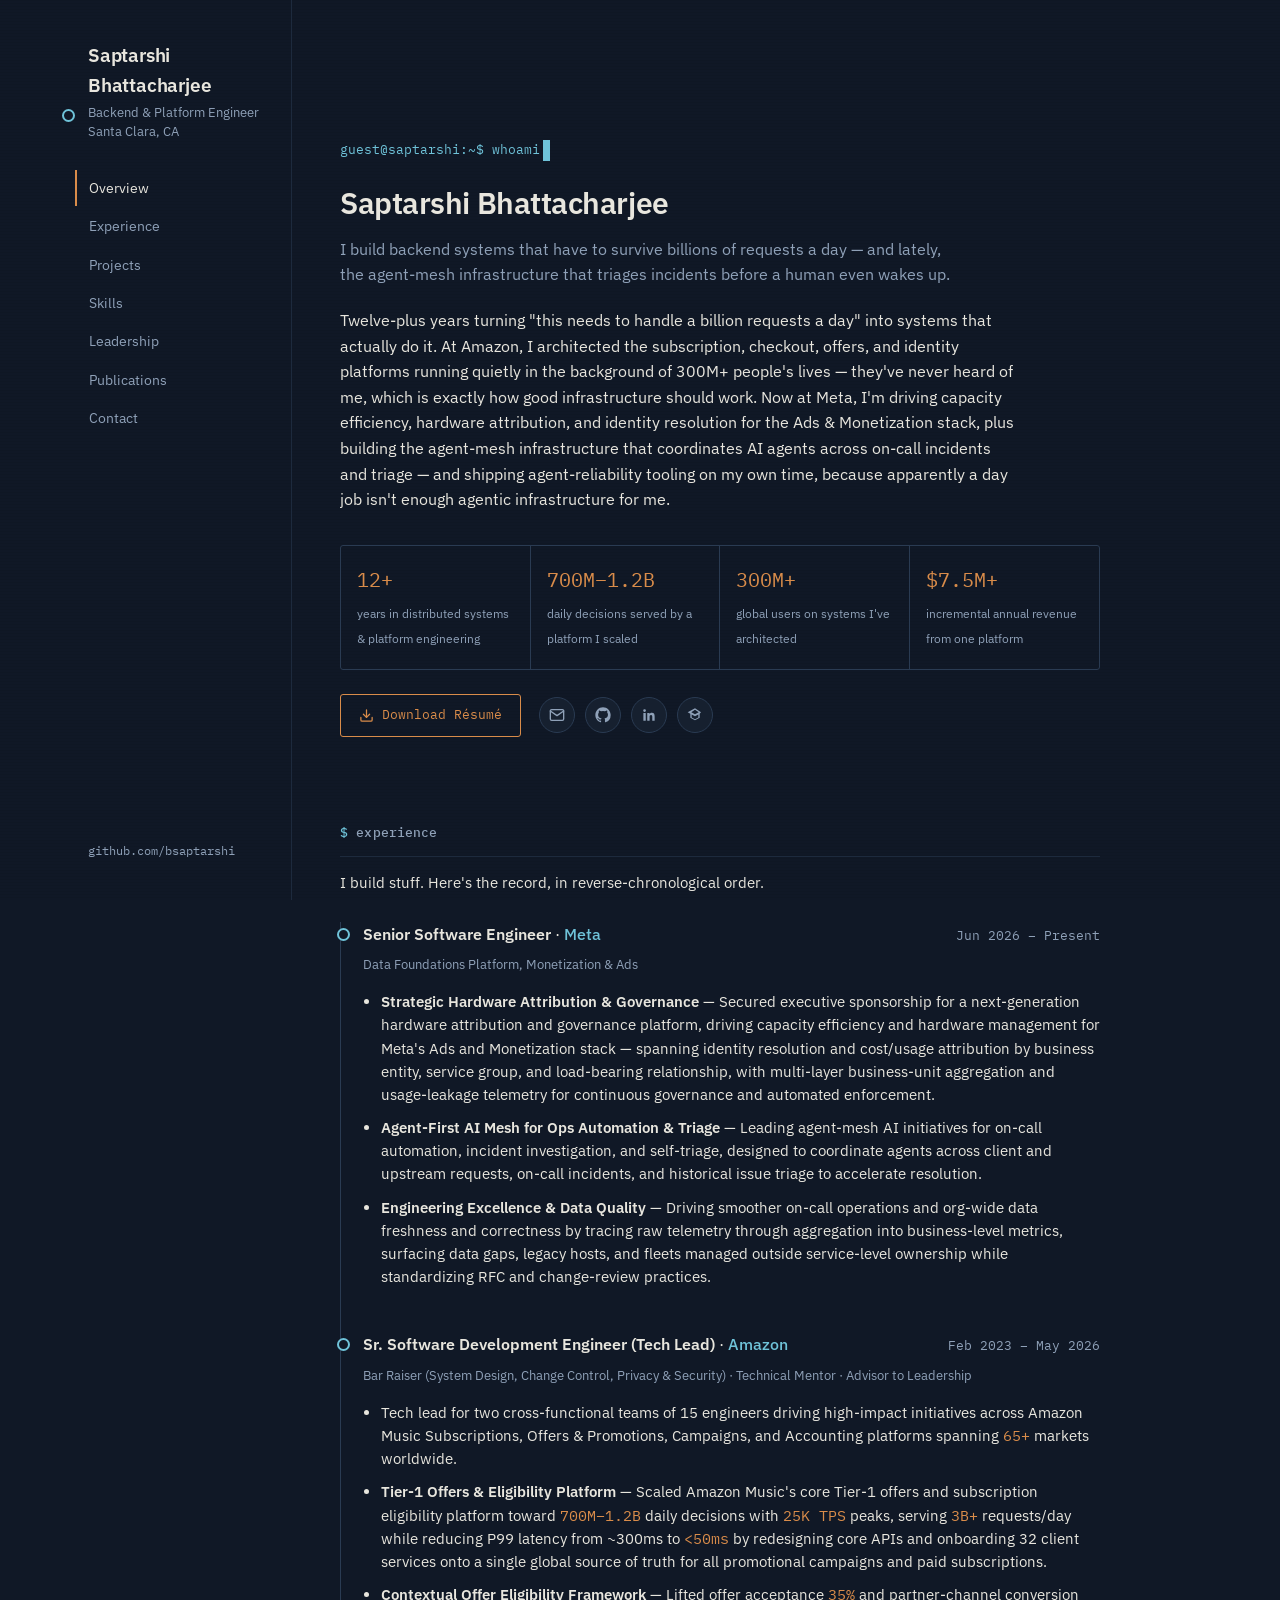
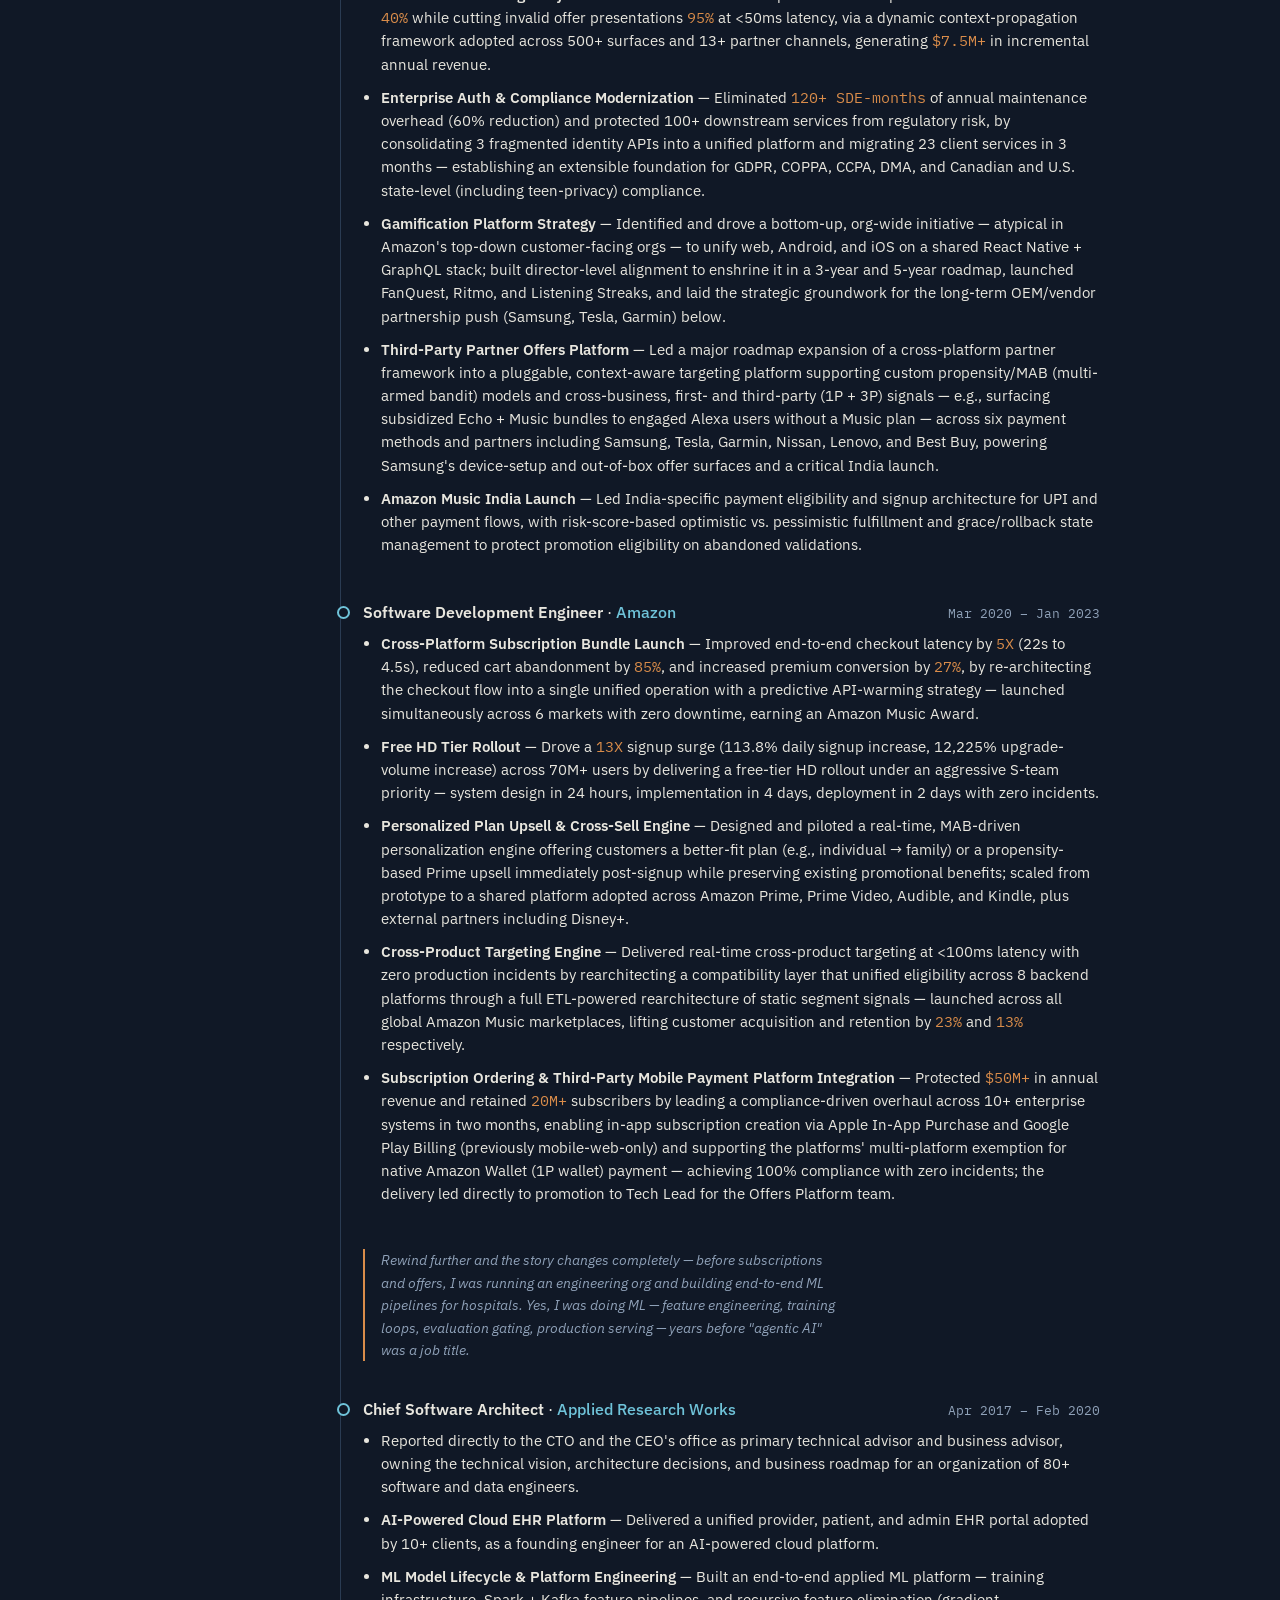
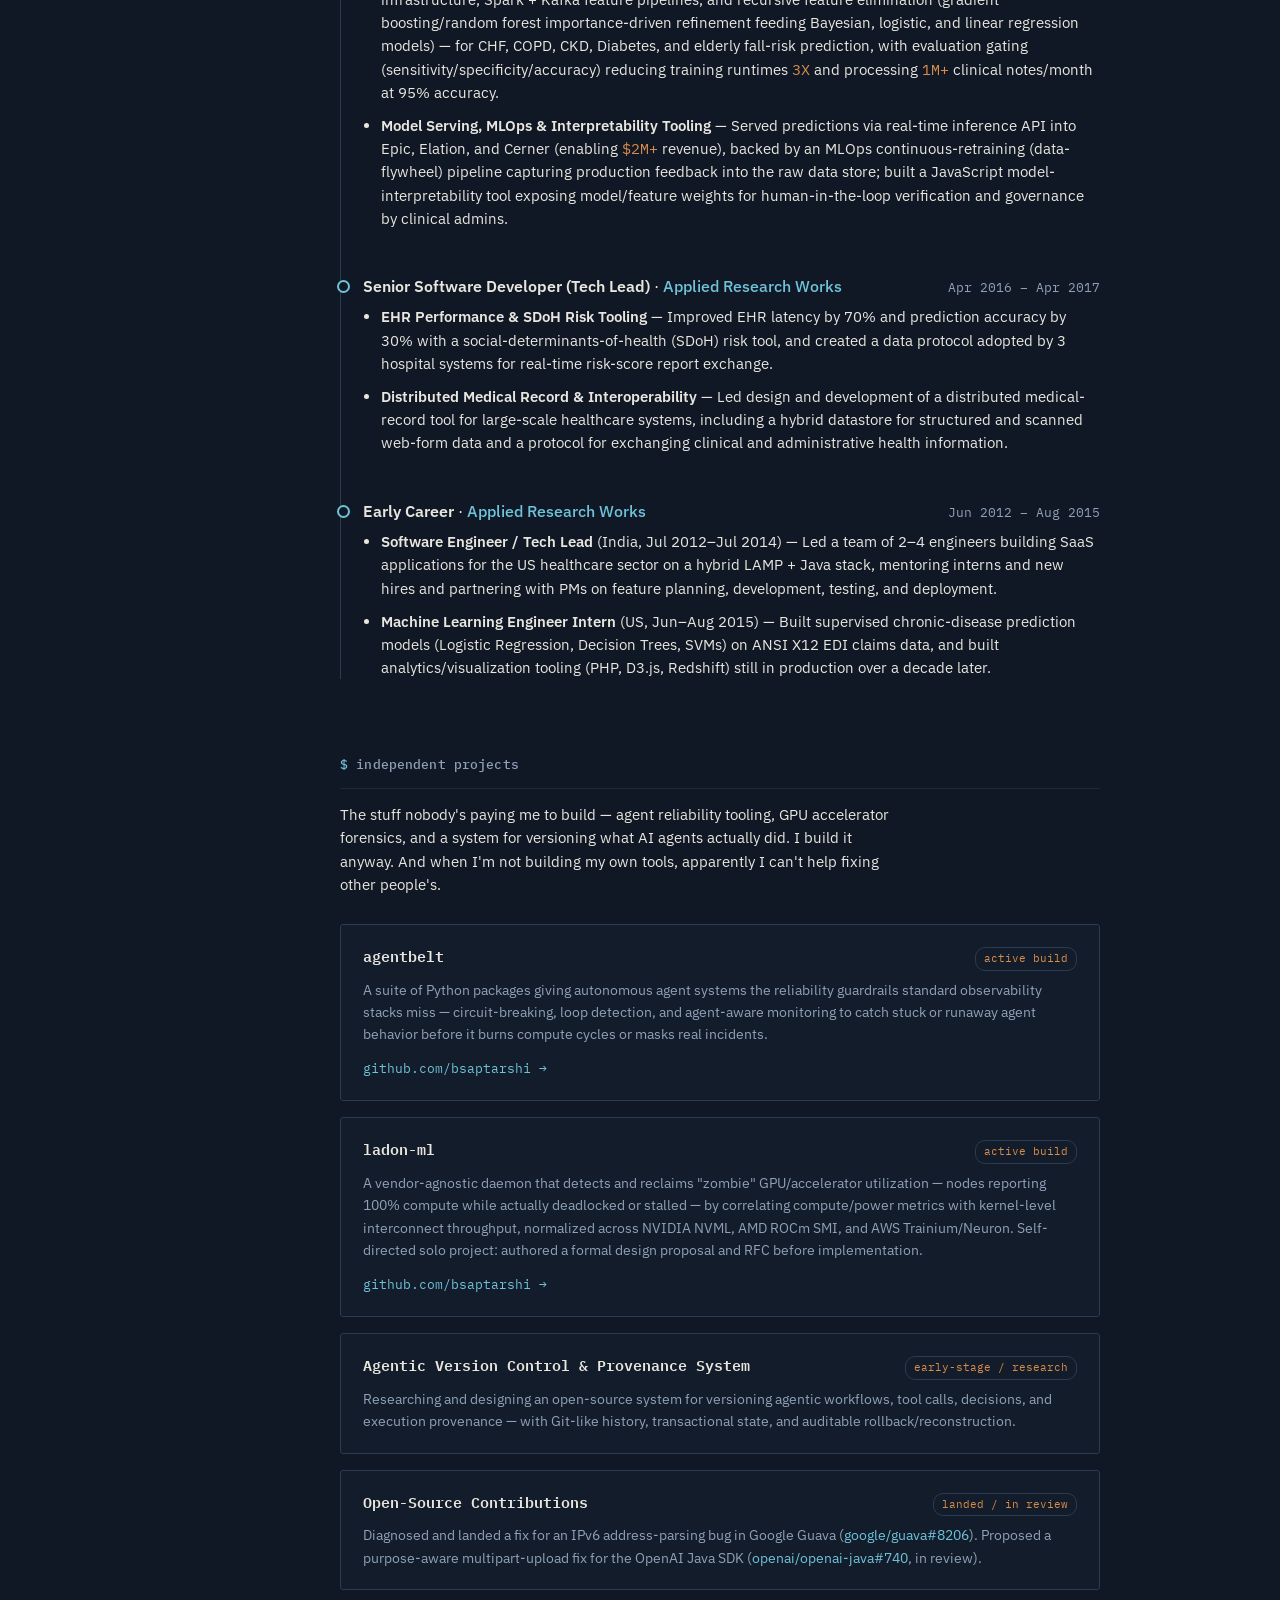
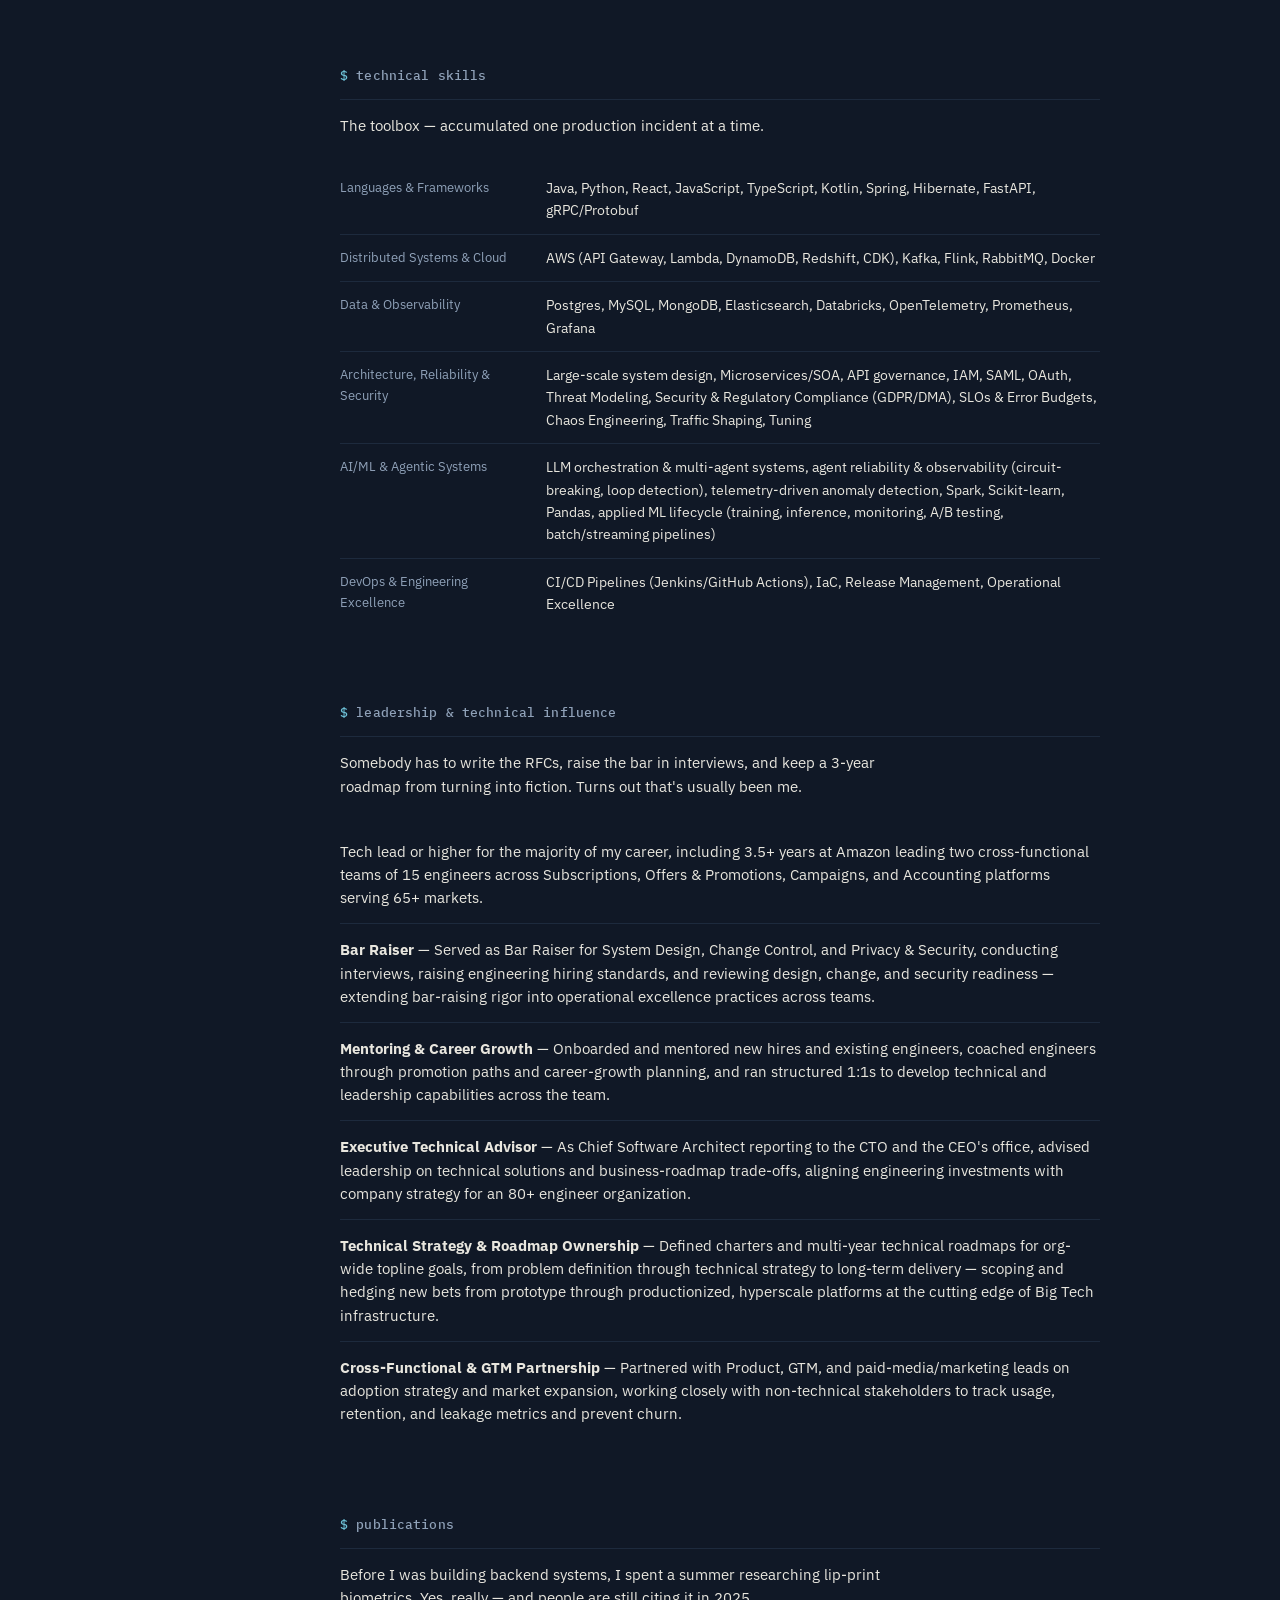
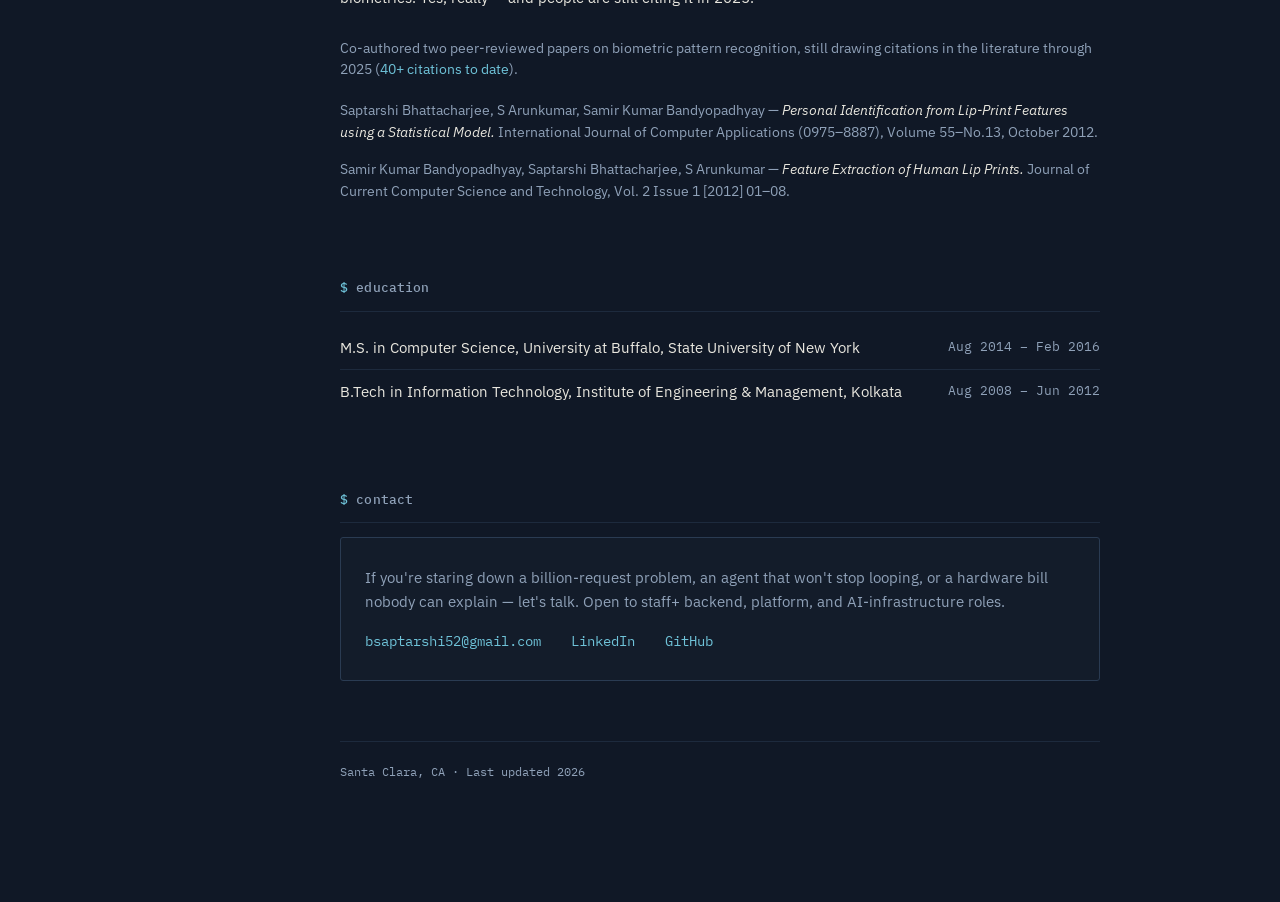
<file: index.html>
<!doctype html>
<html lang="en">
<head>
<meta charset="UTF-8">
<meta name="viewport" content="width=device-width, initial-scale=1">
<title>Saptarshi Bhattacharjee — Backend & Platform Engineer</title>
<meta name="description" content="Backend & Platform Engineer, 12+ years building billion-request distributed systems at Meta and Amazon. Currently working on capacity attribution, hardware efficiency, and agentic AI infrastructure.">

<meta property="og:type" content="website">
<meta property="og:title" content="Saptarshi Bhattacharjee — Backend & Platform Engineer">
<meta property="og:description" content="12+ years building billion-request distributed systems at Meta and Amazon. Currently working on capacity attribution, hardware efficiency, and agentic AI infrastructure.">
<meta property="og:url" content="https://bsaptarshi.github.io/">
<meta property="og:image" content="https://bsaptarshi.github.io/preview.png">
<meta name="twitter:card" content="summary_large_image">
<meta name="twitter:title" content="Saptarshi Bhattacharjee — Backend & Platform Engineer">
<meta name="twitter:description" content="12+ years building billion-request distributed systems at Meta and Amazon. Currently working on capacity attribution, hardware efficiency, and agentic AI infrastructure.">
<meta name="twitter:image" content="https://bsaptarshi.github.io/preview.png">

<link rel="icon" type="image/svg+xml" href="favicon.svg">

<link rel="preconnect" href="https://fonts.googleapis.com">
<link rel="preconnect" href="https://fonts.gstatic.com" crossorigin>
<link href="https://fonts.googleapis.com/css2?family=IBM+Plex+Mono:wght@400;500;600&family=IBM+Plex+Sans:wght@400;500;600;700&display=swap" rel="stylesheet">
<link rel="stylesheet" href="style.css">
</head>
<body>
<div class="scanlines" aria-hidden="true"></div>

<div class="mobile-topbar">
  <span class="name">Saptarshi B.</span>
  <nav>
    <a href="#experience">Experience</a>
    <a href="#projects">Projects</a>
    <a href="#skills">Skills</a>
    <a href="#contact">Contact</a>
  </nav>
</div>

<div class="shell">
  <aside class="sidebar">
    <div class="sidebar-top">
      <p class="name">Saptarshi Bhattacharjee</p>
      <p class="role">Backend &amp; Platform Engineer<br>Santa Clara, CA</p>
      <nav class="nav" id="nav">
        <a href="#overview">Overview</a>
        <a href="#experience">Experience</a>
        <a href="#projects">Projects</a>
        <a href="#skills">Skills</a>
        <a href="#leadership">Leadership</a>
        <a href="#publications">Publications</a>
        <a href="#contact">Contact</a>
      </nav>
    </div>
    <div class="sidebar-bottom">
      github.com/bsaptarshi
    </div>
  </aside>

  <main class="main">
    <div class="content-col">

      <section id="overview" class="hero">
        <p class="boot-line">guest@saptarshi:~$ whoami<span class="cursor">&nbsp;</span></p>
        <h1>Saptarshi Bhattacharjee</h1>
        <p class="tagline">I build backend systems that have to survive billions of requests a day — and lately, the agent-mesh infrastructure that triages incidents before a human even wakes up.</p>
        <p class="mission">
          Twelve-plus years turning "this needs to handle a billion requests a day" into systems that
          actually do it. At Amazon, I architected the subscription, checkout, offers, and identity
          platforms running quietly in the background of 300M+ people's lives — they've never heard of
          me, which is exactly how good infrastructure should work. Now at Meta, I'm driving capacity
          efficiency, hardware attribution, and identity resolution for the Ads &amp; Monetization stack,
          plus building the agent-mesh infrastructure that coordinates AI agents across on-call incidents
          and triage — and shipping agent-reliability tooling on my own time, because apparently a day
          job isn't enough agentic infrastructure for me.
        </p>

        <div class="stat-row">
          <div class="stat">
            <span class="num">12+</span>
            <span class="label">years in distributed systems &amp; platform engineering</span>
          </div>
          <div class="stat">
            <span class="num">700M–1.2B</span>
            <span class="label">daily decisions served by a platform I scaled</span>
          </div>
          <div class="stat">
            <span class="num">300M+</span>
            <span class="label">global users on systems I've architected</span>
          </div>
          <div class="stat">
            <span class="num">$7.5M+</span>
            <span class="label">incremental annual revenue from one platform</span>
          </div>
        </div>

        <div class="cta-row">
          <a class="btn-resume" href="Saptarshi_Bhattacharjee_Resume.pdf" target="_blank" rel="noopener" download>
            <svg viewBox="0 0 24 24" fill="none" stroke="currentColor" stroke-width="2" stroke-linecap="round" stroke-linejoin="round" width="15" height="15"><path d="M21 15v4a2 2 0 0 1-2 2H5a2 2 0 0 1-2-2v-4"></path><polyline points="7 10 12 15 17 10"></polyline><line x1="12" y1="15" x2="12" y2="3"></line></svg>
            Download Résumé
          </a>
          <div class="social-row">
            <a href="mailto:bsaptarshi52@gmail.com" aria-label="Email" title="Email">
              <svg viewBox="0 0 24 24" fill="none" stroke="currentColor" stroke-width="2" stroke-linecap="round" stroke-linejoin="round"><path d="M4 4h16c1.1 0 2 .9 2 2v12c0 1.1-.9 2-2 2H4c-1.1 0-2-.9-2-2V6c0-1.1.9-2 2-2z"></path><polyline points="22,6 12,13 2,6"></polyline></svg>
            </a>
            <a href="https://github.com/bsaptarshi" target="_blank" rel="noopener" aria-label="GitHub" title="GitHub">
              <svg viewBox="0 0 24 24" fill="currentColor"><path d="M12 .5C5.73.5.5 5.73.5 12c0 5.08 3.29 9.39 7.86 10.91.58.1.79-.25.79-.56 0-.28-.01-1.02-.02-2-3.2.7-3.88-1.54-3.88-1.54-.53-1.34-1.29-1.7-1.29-1.7-1.05-.72.08-.71.08-.71 1.17.08 1.78 1.2 1.78 1.2 1.03 1.77 2.71 1.26 3.37.96.1-.75.4-1.26.73-1.55-2.55-.29-5.23-1.28-5.23-5.7 0-1.26.45-2.29 1.19-3.1-.12-.29-.52-1.46.11-3.05 0 0 .97-.31 3.18 1.18a11 11 0 0 1 5.79 0c2.2-1.49 3.17-1.18 3.17-1.18.64 1.59.24 2.76.12 3.05.74.81 1.18 1.84 1.18 3.1 0 4.43-2.69 5.41-5.25 5.69.41.36.78 1.08.78 2.17 0 1.57-.01 2.83-.01 3.22 0 .32.21.67.8.56A11.5 11.5 0 0 0 23.5 12C23.5 5.73 18.27.5 12 .5z"></path></svg>
            </a>
            <a href="https://linkedin.com/in/bsaptarshi" target="_blank" rel="noopener" aria-label="LinkedIn" title="LinkedIn">
              <svg viewBox="0 0 24 24" fill="currentColor"><path d="M20.45 20.45h-3.55v-5.57c0-1.33-.02-3.03-1.85-3.03-1.85 0-2.14 1.45-2.14 2.94v5.66H9.36V9h3.41v1.56h.05c.48-.9 1.64-1.85 3.38-1.85 3.6 0 4.27 2.37 4.27 5.46v6.28zM5.34 7.43a2.06 2.06 0 1 1 0-4.12 2.06 2.06 0 0 1 0 4.12zM7.12 20.45H3.56V9h3.56v11.45z"></path></svg>
            </a>
            <a href="https://scholar.google.com/citations?user=nV_PZyQAAAAJ&hl=en" target="_blank" rel="noopener" aria-label="Google Scholar" title="Google Scholar">
              <svg viewBox="0 0 24 24" fill="currentColor"><path d="M12 2L1 8l4 2.18v6L12 20l7-3.82v-6L21 8 12 2zm0 2.24L17.53 8 12 10.94 6.47 8 12 4.24zM7 11.09l5 2.73v4.68l-5-2.73v-4.68zm10 4.68l-5 2.73v-4.68l5-2.73v4.68z"></path></svg>
            </a>
          </div>
        </div>
      </section>

      <section id="experience">
        <h2>Experience</h2>
        <p class="section-intro">I build stuff. Here's the record, in reverse-chronological order.</p>
        <div class="timeline">

          <div class="role">
            <div class="role-head">
              <div><span class="role-title">Senior Software Engineer</span> · <span class="role-org">Meta</span></div>
              <div class="role-dates">Jun 2026 – Present</div>
            </div>
            <p class="role-sub">Data Foundations Platform, Monetization &amp; Ads</p>
            <ul>
              <li><b>Strategic Hardware Attribution &amp; Governance</b> — Secured executive sponsorship for a next-generation hardware attribution and governance platform, driving capacity efficiency and hardware management for Meta's Ads and Monetization stack — spanning identity resolution and cost/usage attribution by business entity, service group, and load-bearing relationship, with multi-layer business-unit aggregation and usage-leakage telemetry for continuous governance and automated enforcement.</li>
              <li><b>Agent-First AI Mesh for Ops Automation &amp; Triage</b> — Leading agent-mesh AI initiatives for on-call automation, incident investigation, and self-triage, designed to coordinate agents across client and upstream requests, on-call incidents, and historical issue triage to accelerate resolution.</li>
              <li><b>Engineering Excellence &amp; Data Quality</b> — Driving smoother on-call operations and org-wide data freshness and correctness by tracing raw telemetry through aggregation into business-level metrics, surfacing data gaps, legacy hosts, and fleets managed outside service-level ownership while standardizing RFC and change-review practices.</li>
            </ul>
          </div>

          <div class="role">
            <div class="role-head">
              <div><span class="role-title">Sr. Software Development Engineer (Tech Lead)</span> · <span class="role-org">Amazon</span></div>
              <div class="role-dates">Feb 2023 – May 2026</div>
            </div>
            <p class="role-sub">Bar Raiser (System Design, Change Control, Privacy &amp; Security) · Technical Mentor · Advisor to Leadership</p>
            <ul>
              <li>Tech lead for two cross-functional teams of 15 engineers driving high-impact initiatives across Amazon Music Subscriptions, Offers &amp; Promotions, Campaigns, and Accounting platforms spanning <span class="metric">65+</span> markets worldwide.</li>
              <li><b>Tier-1 Offers &amp; Eligibility Platform</b> — Scaled Amazon Music's core Tier-1 offers and subscription eligibility platform toward <span class="metric">700M–1.2B</span> daily decisions with <span class="metric">25K TPS</span> peaks, serving <span class="metric">3B+</span> requests/day while reducing P99 latency from ~300ms to <span class="metric">&lt;50ms</span> by redesigning core APIs and onboarding 32 client services onto a single global source of truth for all promotional campaigns and paid subscriptions.</li>
              <li><b>Contextual Offer Eligibility Framework</b> — Lifted offer acceptance <span class="metric">35%</span> and partner-channel conversion <span class="metric">40%</span> while cutting invalid offer presentations <span class="metric">95%</span> at &lt;50ms latency, via a dynamic context-propagation framework adopted across 500+ surfaces and 13+ partner channels, generating <span class="metric">$7.5M+</span> in incremental annual revenue.</li>
              <li><b>Enterprise Auth &amp; Compliance Modernization</b> — Eliminated <span class="metric">120+ SDE-months</span> of annual maintenance overhead (60% reduction) and protected 100+ downstream services from regulatory risk, by consolidating 3 fragmented identity APIs into a unified platform and migrating 23 client services in 3 months — establishing an extensible foundation for GDPR, COPPA, CCPA, DMA, and Canadian and U.S. state-level (including teen-privacy) compliance.</li>
              <li><b>Gamification Platform Strategy</b> — Identified and drove a bottom-up, org-wide initiative — atypical in Amazon's top-down customer-facing orgs — to unify web, Android, and iOS on a shared React Native + GraphQL stack; built director-level alignment to enshrine it in a 3-year and 5-year roadmap, launched FanQuest, Ritmo, and Listening Streaks, and laid the strategic groundwork for the long-term OEM/vendor partnership push (Samsung, Tesla, Garmin) below.</li>
              <li><b>Third-Party Partner Offers Platform</b> — Led a major roadmap expansion of a cross-platform partner framework into a pluggable, context-aware targeting platform supporting custom propensity/MAB (multi-armed bandit) models and cross-business, first- and third-party (1P + 3P) signals — e.g., surfacing subsidized Echo + Music bundles to engaged Alexa users without a Music plan — across six payment methods and partners including Samsung, Tesla, Garmin, Nissan, Lenovo, and Best Buy, powering Samsung's device-setup and out-of-box offer surfaces and a critical India launch.</li>
              <li><b>Amazon Music India Launch</b> — Led India-specific payment eligibility and signup architecture for UPI and other payment flows, with risk-score-based optimistic vs. pessimistic fulfillment and grace/rollback state management to protect promotion eligibility on abandoned validations.</li>
            </ul>
          </div>

          <div class="role">
            <div class="role-head">
              <div><span class="role-title">Software Development Engineer</span> · <span class="role-org">Amazon</span></div>
              <div class="role-dates">Mar 2020 – Jan 2023</div>
            </div>
            <ul>
              <li><b>Cross-Platform Subscription Bundle Launch</b> — Improved end-to-end checkout latency by <span class="metric">5X</span> (22s to 4.5s), reduced cart abandonment by <span class="metric">85%</span>, and increased premium conversion by <span class="metric">27%</span>, by re-architecting the checkout flow into a single unified operation with a predictive API-warming strategy — launched simultaneously across 6 markets with zero downtime, earning an Amazon Music Award.</li>
              <li><b>Free HD Tier Rollout</b> — Drove a <span class="metric">13X</span> signup surge (113.8% daily signup increase, 12,225% upgrade-volume increase) across 70M+ users by delivering a free-tier HD rollout under an aggressive S-team priority — system design in 24 hours, implementation in 4 days, deployment in 2 days with zero incidents.</li>
              <li><b>Personalized Plan Upsell &amp; Cross-Sell Engine</b> — Designed and piloted a real-time, MAB-driven personalization engine offering customers a better-fit plan (e.g., individual → family) or a propensity-based Prime upsell immediately post-signup while preserving existing promotional benefits; scaled from prototype to a shared platform adopted across Amazon Prime, Prime Video, Audible, and Kindle, plus external partners including Disney+.</li>
              <li><b>Cross-Product Targeting Engine</b> — Delivered real-time cross-product targeting at &lt;100ms latency with zero production incidents by rearchitecting a compatibility layer that unified eligibility across 8 backend platforms through a full ETL-powered rearchitecture of static segment signals — launched across all global Amazon Music marketplaces, lifting customer acquisition and retention by <span class="metric">23%</span> and <span class="metric">13%</span> respectively.</li>
              <li><b>Subscription Ordering &amp; Third-Party Mobile Payment Platform Integration</b> — Protected <span class="metric">$50M+</span> in annual revenue and retained <span class="metric">20M+</span> subscribers by leading a compliance-driven overhaul across 10+ enterprise systems in two months, enabling in-app subscription creation via Apple In-App Purchase and Google Play Billing (previously mobile-web-only) and supporting the platforms' multi-platform exemption for native Amazon Wallet (1P wallet) payment — achieving 100% compliance with zero incidents; the delivery led directly to promotion to Tech Lead for the Offers Platform team.</li>
            </ul>
          </div>

          <p class="chapter-break">Rewind further and the story changes completely — before subscriptions and offers, I was running an engineering org and building end-to-end ML pipelines for hospitals. Yes, I was doing ML — feature engineering, training loops, evaluation gating, production serving — years before "agentic AI" was a job title.</p>

          <div class="role">
            <div class="role-head">
              <div><span class="role-title">Chief Software Architect</span> · <span class="role-org">Applied Research Works</span></div>
              <div class="role-dates">Apr 2017 – Feb 2020</div>
            </div>
            <ul>
              <li>Reported directly to the CTO and the CEO's office as primary technical advisor and business advisor, owning the technical vision, architecture decisions, and business roadmap for an organization of 80+ software and data engineers.</li>
              <li><b>AI-Powered Cloud EHR Platform</b> — Delivered a unified provider, patient, and admin EHR portal adopted by 10+ clients, as a founding engineer for an AI-powered cloud platform.</li>
              <li><b>ML Model Lifecycle &amp; Platform Engineering</b> — Built an end-to-end applied ML platform — training infrastructure, Spark + Kafka feature pipelines, and recursive feature elimination (gradient boosting/random forest importance-driven refinement feeding Bayesian, logistic, and linear regression models) — for CHF, COPD, CKD, Diabetes, and elderly fall-risk prediction, with evaluation gating (sensitivity/specificity/accuracy) reducing training runtimes <span class="metric">3X</span> and processing <span class="metric">1M+</span> clinical notes/month at 95% accuracy.</li>
              <li><b>Model Serving, MLOps &amp; Interpretability Tooling</b> — Served predictions via real-time inference API into Epic, Elation, and Cerner (enabling <span class="metric">$2M+</span> revenue), backed by an MLOps continuous-retraining (data-flywheel) pipeline capturing production feedback into the raw data store; built a JavaScript model-interpretability tool exposing model/feature weights for human-in-the-loop verification and governance by clinical admins.</li>
            </ul>
          </div>

          <div class="role">
            <div class="role-head">
              <div><span class="role-title">Senior Software Developer (Tech Lead)</span> · <span class="role-org">Applied Research Works</span></div>
              <div class="role-dates">Apr 2016 – Apr 2017</div>
            </div>
            <ul>
              <li><b>EHR Performance &amp; SDoH Risk Tooling</b> — Improved EHR latency by 70% and prediction accuracy by 30% with a social-determinants-of-health (SDoH) risk tool, and created a data protocol adopted by 3 hospital systems for real-time risk-score report exchange.</li>
              <li><b>Distributed Medical Record &amp; Interoperability</b> — Led design and development of a distributed medical-record tool for large-scale healthcare systems, including a hybrid datastore for structured and scanned web-form data and a protocol for exchanging clinical and administrative health information.</li>
            </ul>
          </div>

          <div class="role">
            <div class="role-head">
              <div><span class="role-title">Early Career</span> · <span class="role-org">Applied Research Works</span></div>
              <div class="role-dates">Jun 2012 – Aug 2015</div>
            </div>
            <ul>
              <li><b>Software Engineer / Tech Lead</b> (India, Jul 2012–Jul 2014) — Led a team of 2–4 engineers building SaaS applications for the US healthcare sector on a hybrid LAMP + Java stack, mentoring interns and new hires and partnering with PMs on feature planning, development, testing, and deployment.</li>
              <li><b>Machine Learning Engineer Intern</b> (US, Jun–Aug 2015) — Built supervised chronic-disease prediction models (Logistic Regression, Decision Trees, SVMs) on ANSI X12 EDI claims data, and built analytics/visualization tooling (PHP, D3.js, Redshift) still in production over a decade later.</li>
            </ul>
          </div>

        </div>
      </section>

      <section id="projects">
        <h2>Independent Projects</h2>
        <p class="section-intro">The stuff nobody's paying me to build — agent reliability tooling, GPU accelerator forensics, and a system for versioning what AI agents actually did. I build it anyway. And when I'm not building my own tools, apparently I can't help fixing other people's.</p>
        <div class="project-grid">

          <div class="project">
            <div class="project-head">
              <span class="project-name">agentbelt</span>
              <span class="project-tag">active build</span>
            </div>
            <p>A suite of Python packages giving autonomous agent systems the reliability guardrails standard observability stacks miss — circuit-breaking, loop detection, and agent-aware monitoring to catch stuck or runaway agent behavior before it burns compute cycles or masks real incidents.</p>
            <a class="repo-link" href="https://github.com/bsaptarshi" target="_blank" rel="noopener">github.com/bsaptarshi →</a>
          </div>

          <div class="project">
            <div class="project-head">
              <span class="project-name">ladon-ml</span>
              <span class="project-tag">active build</span>
            </div>
            <p>A vendor-agnostic daemon that detects and reclaims "zombie" GPU/accelerator utilization — nodes reporting 100% compute while actually deadlocked or stalled — by correlating compute/power metrics with kernel-level interconnect throughput, normalized across NVIDIA NVML, AMD ROCm SMI, and AWS Trainium/Neuron. Self-directed solo project: authored a formal design proposal and RFC before implementation.</p>
            <a class="repo-link" href="https://github.com/bsaptarshi" target="_blank" rel="noopener">github.com/bsaptarshi →</a>
          </div>

          <div class="project">
            <div class="project-head">
              <span class="project-name">Agentic Version Control &amp; Provenance System</span>
              <span class="project-tag">early-stage / research</span>
            </div>
            <p>Researching and designing an open-source system for versioning agentic workflows, tool calls, decisions, and execution provenance — with Git-like history, transactional state, and auditable rollback/reconstruction.</p>
          </div>

          <div class="project">
            <div class="project-head">
              <span class="project-name">Open-Source Contributions</span>
              <span class="project-tag">landed / in review</span>
            </div>
            <p>Diagnosed and landed a fix for an IPv6 address-parsing bug in Google Guava (<a href="https://github.com/google/guava/pull/8206" target="_blank" rel="noopener">google/guava#8206</a>). Proposed a purpose-aware multipart-upload fix for the OpenAI Java SDK (<a href="https://github.com/openai/openai-java/pull/740" target="_blank" rel="noopener">openai/openai-java#740</a>, in review).</p>
          </div>

        </div>
      </section>

      <section id="skills">
        <h2>Technical Skills</h2>
        <p class="section-intro">The toolbox — accumulated one production incident at a time.</p>
        <div class="skills-grid">
          <div class="skill-row">
            <div class="skill-cat">Languages &amp; Frameworks</div>
            <div class="skill-vals">Java, Python, React, JavaScript, TypeScript, Kotlin, Spring, Hibernate, FastAPI, gRPC/Protobuf</div>
          </div>
          <div class="skill-row">
            <div class="skill-cat">Distributed Systems &amp; Cloud</div>
            <div class="skill-vals">AWS (API Gateway, Lambda, DynamoDB, Redshift, CDK), Kafka, Flink, RabbitMQ, Docker</div>
          </div>
          <div class="skill-row">
            <div class="skill-cat">Data &amp; Observability</div>
            <div class="skill-vals">Postgres, MySQL, MongoDB, Elasticsearch, Databricks, OpenTelemetry, Prometheus, Grafana</div>
          </div>
          <div class="skill-row">
            <div class="skill-cat">Architecture, Reliability &amp; Security</div>
            <div class="skill-vals">Large-scale system design, Microservices/SOA, API governance, IAM, SAML, OAuth, Threat Modeling, Security &amp; Regulatory Compliance (GDPR/DMA), SLOs &amp; Error Budgets, Chaos Engineering, Traffic Shaping, Tuning</div>
          </div>
          <div class="skill-row">
            <div class="skill-cat">AI/ML &amp; Agentic Systems</div>
            <div class="skill-vals">LLM orchestration &amp; multi-agent systems, agent reliability &amp; observability (circuit-breaking, loop detection), telemetry-driven anomaly detection, Spark, Scikit-learn, Pandas, applied ML lifecycle (training, inference, monitoring, A/B testing, batch/streaming pipelines)</div>
          </div>
          <div class="skill-row">
            <div class="skill-cat">DevOps &amp; Engineering Excellence</div>
            <div class="skill-vals">CI/CD Pipelines (Jenkins/GitHub Actions), IaC, Release Management, Operational Excellence</div>
          </div>
        </div>
      </section>

      <section id="leadership">
        <h2>Leadership &amp; Technical Influence</h2>
        <p class="section-intro">Somebody has to write the RFCs, raise the bar in interviews, and keep a 3-year roadmap from turning into fiction. Turns out that's usually been me.</p>
        <ul class="leadership-list">
          <li>Tech lead or higher for the majority of my career, including 3.5+ years at Amazon leading two cross-functional teams of 15 engineers across Subscriptions, Offers &amp; Promotions, Campaigns, and Accounting platforms serving 65+ markets.</li>
          <li><b>Bar Raiser</b> — Served as Bar Raiser for System Design, Change Control, and Privacy &amp; Security, conducting interviews, raising engineering hiring standards, and reviewing design, change, and security readiness — extending bar-raising rigor into operational excellence practices across teams.</li>
          <li><b>Mentoring &amp; Career Growth</b> — Onboarded and mentored new hires and existing engineers, coached engineers through promotion paths and career-growth planning, and ran structured 1:1s to develop technical and leadership capabilities across the team.</li>
          <li><b>Executive Technical Advisor</b> — As Chief Software Architect reporting to the CTO and the CEO's office, advised leadership on technical solutions and business-roadmap trade-offs, aligning engineering investments with company strategy for an 80+ engineer organization.</li>
          <li><b>Technical Strategy &amp; Roadmap Ownership</b> — Defined charters and multi-year technical roadmaps for org-wide topline goals, from problem definition through technical strategy to long-term delivery — scoping and hedging new bets from prototype through productionized, hyperscale platforms at the cutting edge of Big Tech infrastructure.</li>
          <li><b>Cross-Functional &amp; GTM Partnership</b> — Partnered with Product, GTM, and paid-media/marketing leads on adoption strategy and market expansion, working closely with non-technical stakeholders to track usage, retention, and leakage metrics and prevent churn.</li>
        </ul>
      </section>

      <section id="publications">
        <h2>Publications</h2>
        <p class="section-intro">Before I was building backend systems, I spent a summer researching lip-print biometrics. Yes, really — and people are still citing it in 2025.</p>
        <p style="font-size:13.5px;color:var(--text-muted);margin:0 0 18px;">Co-authored two peer-reviewed papers on biometric pattern recognition, still drawing citations in the literature through 2025 (<a href="https://scholar.google.com/citations?user=nV_PZyQAAAAJ&hl=en" target="_blank" rel="noopener">40+ citations to date</a>).</p>
        <div class="pub">
          Saptarshi Bhattacharjee, S Arunkumar, Samir Kumar Bandyopadhyay — <i>Personal Identification from Lip-Print Features using a Statistical Model.</i> International Journal of Computer Applications (0975–8887), Volume 55–No.13, October 2012.
        </div>
        <div class="pub">
          Samir Kumar Bandyopadhyay, Saptarshi Bhattacharjee, S Arunkumar — <i>Feature Extraction of Human Lip Prints.</i> Journal of Current Computer Science and Technology, Vol. 2 Issue 1 [2012] 01–08.
        </div>
      </section>

      <section id="education">
        <h2>Education</h2>
        <div class="edu-row">
          <span>M.S. in Computer Science, University at Buffalo, State University of New York</span>
          <span class="edu-dates">Aug 2014 – Feb 2016</span>
        </div>
        <div class="edu-row">
          <span>B.Tech in Information Technology, Institute of Engineering &amp; Management, Kolkata</span>
          <span class="edu-dates">Aug 2008 – Jun 2012</span>
        </div>
      </section>

      <section id="contact">
        <h2>Contact</h2>
        <div class="contact-block">
          <p>If you're staring down a billion-request problem, an agent that won't stop looping, or a hardware bill nobody can explain — let's talk. Open to staff+ backend, platform, and AI-infrastructure roles.</p>
          <div class="contact-links">
            <a href="mailto:bsaptarshi52@gmail.com">bsaptarshi52@gmail.com</a>
            <a href="https://linkedin.com/in/bsaptarshi" target="_blank" rel="noopener">LinkedIn</a>
            <a href="https://github.com/bsaptarshi" target="_blank" rel="noopener">GitHub</a>
          </div>
        </div>
        <footer class="page-footer">
          Santa Clara, CA · Last updated 2026
        </footer>
      </section>

    </div>
  </main>
</div>

<script>
  // Highlight active section link on scroll
  const sections = document.querySelectorAll('main section[id]');
  const navLinks = document.querySelectorAll('.nav a');
  const setActive = () => {
    let current = sections[0]?.id;
    const scrollPos = window.scrollY + 120;
    sections.forEach(sec => {
      if (sec.offsetTop <= scrollPos) current = sec.id;
    });
    navLinks.forEach(link => {
      link.classList.toggle('active', link.getAttribute('href') === '#' + current);
    });
  };
  document.addEventListener('scroll', setActive, { passive: true });
  setActive();
</script>

</body>
</html>
</file>
<file: style.css>
/* ---------- Tokens ---------- */
:root{
  --bg: #101826;
  --panel: #16202F;
  --panel-2: #131C2A;
  --line: #2A3B52;
  --line-soft: #1D2A3D;
  --text: #E8E6DE;
  --text-muted: #8FA1B8;
  --accent: #D98C4A;
  --accent-2: #6FC3D9;
  --font-sans: 'IBM Plex Sans', -apple-system, Segoe UI, sans-serif;
  --font-mono: 'IBM Plex Mono', 'SF Mono', Consolas, monospace;
  --max-w: 760px;
  --sidebar-w: 232px;
}

*{ box-sizing: border-box; }
html{ scroll-behavior: smooth; }

body{
  margin: 0;
  background: var(--bg);
  color: var(--text);
  font-family: var(--font-sans);
  font-size: 16px;
  line-height: 1.6;
  -webkit-font-smoothing: antialiased;
}

a{ color: var(--accent-2); text-decoration: none; }
a:hover{ text-decoration: underline; }
a:focus-visible, button:focus-visible{
  outline: 2px solid var(--accent-2);
  outline-offset: 2px;
}

/* ---------- Terminal flourishes ---------- */
.scanlines{
  position: fixed;
  inset: 0;
  pointer-events: none;
  z-index: 2;
  opacity: 0.05;
  background: repeating-linear-gradient(
    to bottom,
    rgba(0,0,0,0.6) 0px,
    rgba(0,0,0,0.6) 1px,
    transparent 1px,
    transparent 3px
  );
}

.boot-line{
  font-family: var(--font-mono);
  font-size: 13px;
  color: var(--accent-2);
  margin: 0 0 18px;
}

.cursor{
  display: inline-block;
  width: 7px;
  background: var(--accent-2);
  margin-left: 3px;
  animation: blink 1s steps(1) infinite;
}

@keyframes blink{
  50%{ opacity: 0; }
}

@media (prefers-reduced-motion: reduce){
  .cursor{ animation: none; }
}

/* ---------- Layout shell ---------- */
.shell{
  position: relative;
  z-index: 3;
  display: flex;
  max-width: 1160px;
  margin: 0 auto;
  min-height: 100vh;
}

.sidebar{
  width: var(--sidebar-w);
  flex-shrink: 0;
  position: sticky;
  top: 0;
  align-self: flex-start;
  height: 100vh;
  padding: 40px 28px;
  border-right: 1px solid var(--line-soft);
  display: flex;
  flex-direction: column;
  justify-content: space-between;
}

.sidebar-top .name{
  font-size: 19px;
  font-weight: 600;
  letter-spacing: -0.01em;
  margin: 0 0 2px;
}

.sidebar-top .role{
  font-size: 13px;
  color: var(--text-muted);
  margin: 0 0 28px;
  line-height: 1.5;
}

.nav{
  display: flex;
  flex-direction: column;
}

.nav a{ margin-bottom: 2px; }

.nav a{
  color: var(--text-muted);
  font-size: 14px;
  padding: 7px 0;
  border-left: 2px solid transparent;
  padding-left: 12px;
  margin-left: -13px;
  transition: color .15s, border-color .15s;
}

.nav a:hover{ color: var(--text); text-decoration: none; }
.nav a.active{
  color: var(--text);
  border-left-color: var(--accent);
}

.sidebar-bottom{
  font-family: var(--font-mono);
  font-size: 12px;
  color: var(--text-muted);
}

.main{
  flex: 1;
  min-width: 0;
  padding: 64px 48px 120px;
}

.content-col{
  max-width: var(--max-w);
}

/* ---------- Hero ---------- */
.hero h1{
  font-size: 30px;
  font-weight: 600;
  letter-spacing: -0.015em;
  margin: 0 0 10px;
}

.hero .tagline{
  font-size: 16px;
  color: var(--text-muted);
  margin: 0 0 20px;
  max-width: 62ch;
}

.hero p.mission{
  font-size: 16px;
  margin: 0 0 32px;
  max-width: 68ch;
  color: var(--text);
}

.stat-row{
  display: flex;
  flex-wrap: wrap;
  border: 1px solid var(--line);
  border-radius: 3px;
  overflow: hidden;
}

.stat{
  flex: 1 1 25%;
  min-width: 150px;
  padding: 18px 16px;
  border-right: 1px solid var(--line);
}
.stat:last-child{ border-right: none; }

.stat .num{
  font-family: var(--font-mono);
  font-size: 20px;
  color: var(--accent);
  display: block;
  margin-bottom: 4px;
}

.stat .label{
  font-size: 12px;
  color: var(--text-muted);
  line-height: 1.4;
}

.cta-row{
  display: flex;
  align-items: center;
  flex-wrap: wrap;
  margin-top: 24px;
}

.btn-resume{
  display: inline-flex;
  align-items: center;
  padding: 10px 18px;
  border: 1px solid var(--accent);
  border-radius: 3px;
  color: var(--accent);
  font-family: var(--font-mono);
  font-size: 13px;
  margin-right: 18px;
  margin-bottom: 10px;
  transition: background .15s, color .15s;
}
.btn-resume svg{ margin-right: 8px; }
.btn-resume:hover{
  background: var(--accent);
  color: var(--bg);
  text-decoration: none;
}

.social-row{
  display: flex;
  align-items: center;
  margin-bottom: 10px;
}

.social-row a{
  width: 36px;
  height: 36px;
  border-radius: 50%;
  background: var(--panel);
  border: 1px solid var(--line);
  display: inline-flex;
  align-items: center;
  justify-content: center;
  margin-right: 10px;
  color: var(--text-muted);
  transition: background .15s, color .15s, border-color .15s;
}
.social-row a:last-child{ margin-right: 0; }
.social-row a:hover{
  background: var(--accent-2);
  border-color: var(--accent-2);
  color: var(--bg);
  text-decoration: none;
}
.social-row svg{ width: 16px; height: 16px; }

/* ---------- Sections ---------- */
section{
  margin-top: 76px;
  scroll-margin-top: 32px;
}

section > h2{
  font-family: var(--font-mono);
  font-size: 13px;
  font-weight: 500;
  text-transform: lowercase;
  color: var(--text-muted);
  letter-spacing: 0.01em;
  margin: 0 0 14px;
  padding-bottom: 12px;
  border-bottom: 1px solid var(--line-soft);
}

section > h2::before{
  content: "$ ";
  color: var(--accent-2);
}

.section-intro{
  font-size: 15px;
  color: var(--text);
  margin: 0 0 28px;
  max-width: 62ch;
  line-height: 1.55;
}

.chapter-break{
  font-size: 14px;
  font-style: italic;
  color: var(--text-muted);
  max-width: 60ch;
  margin: 36px 0 36px 0;
  padding-left: 16px;
  border-left: 2px solid var(--accent);
}

/* ---------- Experience ---------- */
.timeline{
  position: relative;
  padding-left: 22px;
  border-left: 1px solid var(--line);
}

.role{
  position: relative;
  margin-bottom: 44px;
}
.role:last-child{ margin-bottom: 0; }

.role::before{
  content: "";
  position: absolute;
  left: -26px;
  top: 6px;
  width: 9px;
  height: 9px;
  border-radius: 50%;
  background: var(--bg);
  border: 2px solid var(--accent-2);
}

.role-head{
  display: flex;
  justify-content: space-between;
  align-items: baseline;
  flex-wrap: wrap;
  margin-bottom: 2px;
}

.role-head > div:first-child{
  margin-right: 16px;
  margin-bottom: 4px;
}

.role-title{
  font-size: 16px;
  font-weight: 600;
}

.role-org{
  color: var(--accent-2);
  font-weight: 500;
}

.role-dates{
  font-family: var(--font-mono);
  font-size: 12.5px;
  color: var(--text-muted);
  white-space: nowrap;
}

.role-sub{
  font-size: 13px;
  color: var(--text-muted);
  margin: 4px 0 14px;
}

.role ul{
  margin: 0;
  padding-left: 18px;
}

.role li{
  margin-bottom: 10px;
  font-size: 14.5px;
}
.role li:last-child{ margin-bottom: 0; }

.role li b{
  color: var(--text);
  font-weight: 600;
}

.role li .metric{
  font-family: var(--font-mono);
  color: var(--accent);
}

/* ---------- Projects ---------- */
.project-grid{ display: block; }

.project{
  border: 1px solid var(--line);
  border-radius: 3px;
  padding: 20px 22px;
  background: var(--panel-2);
  margin-bottom: 16px;
}
.project:last-child{ margin-bottom: 0; }

.project-head{
  display: flex;
  justify-content: space-between;
  align-items: baseline;
  flex-wrap: wrap;
  margin-bottom: 8px;
}
.project-head .project-name{ margin-right: 12px; }

.project-name{
  font-family: var(--font-mono);
  font-size: 15px;
  font-weight: 600;
  color: var(--text);
}

.project-tag{
  font-family: var(--font-mono);
  font-size: 11px;
  color: var(--accent);
  border: 1px solid var(--line);
  padding: 2px 8px;
  border-radius: 10px;
}

.project p{
  margin: 0;
  font-size: 14px;
  color: var(--text-muted);
}

.project .repo-link{
  display: inline-block;
  margin-top: 12px;
  font-family: var(--font-mono);
  font-size: 12.5px;
}

/* ---------- Skills ---------- */
.skills-grid{ display: block; }

.skill-row{
  display: flex;
  padding: 12px 0;
  border-bottom: 1px solid var(--line-soft);
  font-size: 14px;
}
.skill-row:last-child{ border-bottom: none; }

.skill-cat{
  width: 190px;
  flex-shrink: 0;
  margin-right: 16px;
  color: var(--text-muted);
  font-size: 13px;
  padding-top: 1px;
}

.skill-vals{ color: var(--text); }

/* ---------- Leadership ---------- */
.leadership-list{
  margin: 0;
  padding: 0;
  list-style: none;
}
.leadership-list li{
  padding: 14px 0;
  border-bottom: 1px solid var(--line-soft);
  font-size: 14.5px;
}
.leadership-list li:last-child{ border-bottom: none; }
.leadership-list b{ color: var(--text); }

/* ---------- Publications / Education ---------- */
.pub{
  font-size: 14px;
  margin-bottom: 14px;
  color: var(--text-muted);
}
.pub:last-child{ margin-bottom: 0; }
.pub i{ color: var(--text); font-style: italic; }

.edu-row{
  display: flex;
  justify-content: space-between;
  gap: 16px;
  font-size: 14.5px;
  padding: 10px 0;
  border-bottom: 1px solid var(--line-soft);
  flex-wrap: wrap;
}
.edu-row:last-child{ border-bottom: none; }
.edu-dates{
  font-family: var(--font-mono);
  font-size: 12.5px;
  color: var(--text-muted);
  white-space: nowrap;
}

/* ---------- Contact / Footer ---------- */
.contact-block{
  border: 1px solid var(--line);
  border-radius: 3px;
  padding: 28px 24px;
  background: var(--panel-2);
}
.contact-block p{
  margin: 0 0 18px;
  color: var(--text-muted);
  font-size: 14.5px;
}
.contact-links{
  font-family: var(--font-mono);
  font-size: 13.5px;
}
.contact-links a{
  margin-right: 22px;
  display: inline-block;
}

footer.page-footer{
  margin-top: 60px;
  padding-top: 20px;
  border-top: 1px solid var(--line-soft);
  font-size: 12px;
  color: var(--text-muted);
  font-family: var(--font-mono);
}

/* ---------- Mobile nav ---------- */
.mobile-topbar{ display: none; }

/* ---------- Responsive ---------- */
@media (max-width: 880px){
  .shell{ flex-direction: column; }
  .sidebar{
    display: none;
  }
  .mobile-topbar{
    display: flex;
    position: sticky;
    top: 0;
    z-index: 10;
    background: var(--bg);
    border-bottom: 1px solid var(--line-soft);
    padding: 16px 20px;
    justify-content: space-between;
    align-items: center;
  }
  .mobile-topbar .name{ font-size: 15px; font-weight: 600; }
  .mobile-topbar nav{
    display: flex;
    overflow-x: auto;
    font-size: 12.5px;
    font-family: var(--font-mono);
  }
  .mobile-topbar nav a{ color: var(--text-muted); white-space: nowrap; margin-right: 14px; }
  .main{ padding: 36px 20px 80px; }
  .stat{ flex: 1 1 50%; border-bottom: 1px solid var(--line); }
  .stat:nth-child(2n){ border-right: none; }
  .skill-row{ flex-direction: column; }
  .skill-cat{ width: auto; margin-bottom: 4px; }
}

@media (prefers-reduced-motion: reduce){
  html{ scroll-behavior: auto; }
  *{ transition: none !important; }
}
</file>
